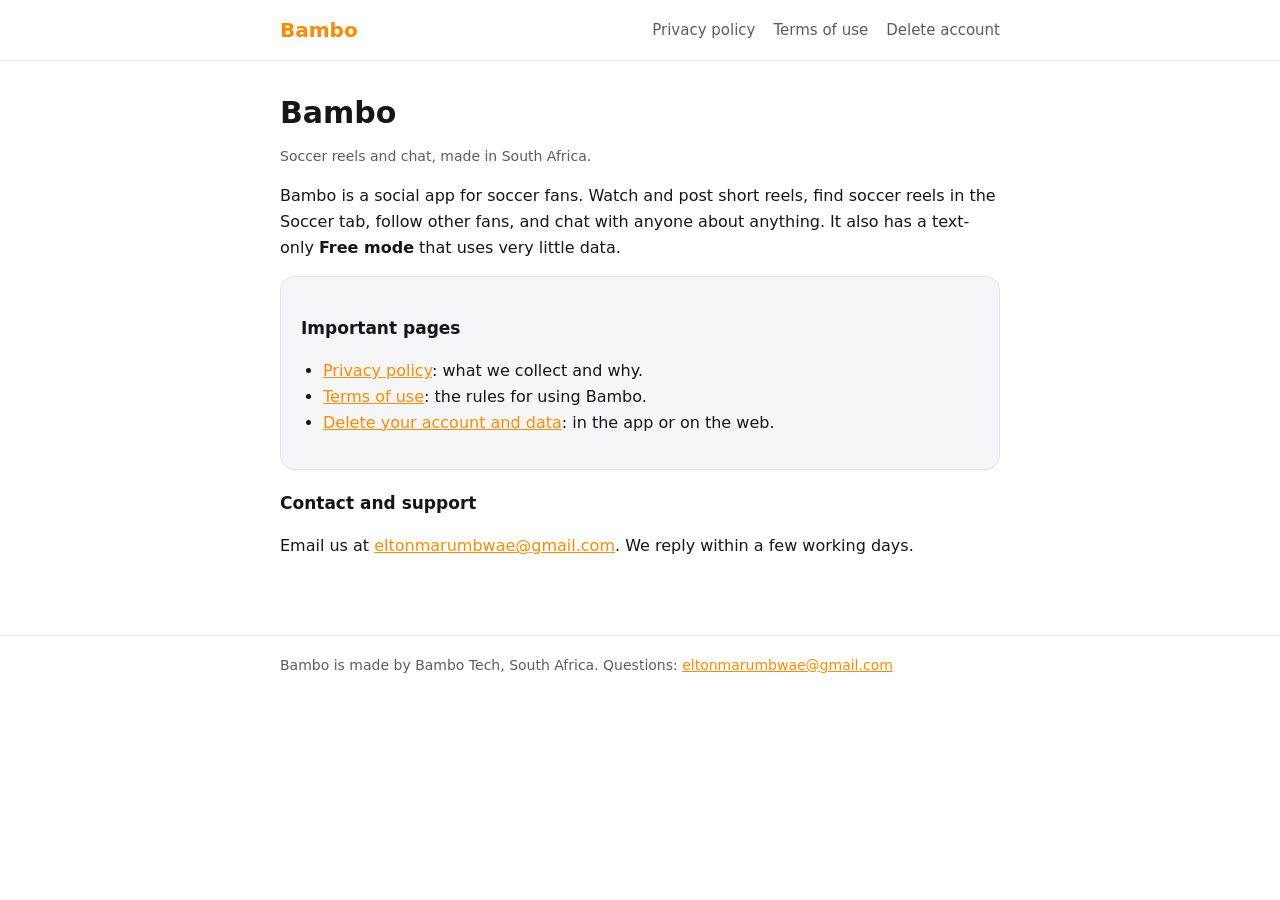
<file: index.html>
<!doctype html>
<html lang="en"><head>
<meta charset="utf-8">
<meta name="viewport" content="width=device-width, initial-scale=1">
<title>Bambo: soccer reels and chat</title>
<meta name="description" content="Bambo is a social app for soccer fans: short soccer reels and chat.">
<link rel="stylesheet" href="style.css">
</head><body>
<header><div class="bar">
<a class="brand" href="index.html">Bambo</a>
<a class="nav" href="privacy.html">Privacy policy</a>
<a class="nav" href="terms.html">Terms of use</a>
<a class="nav" href="delete-account.html">Delete account</a>
</div></header>
<main>
<h1>Bambo</h1>
<p class="muted">Soccer reels and chat, made in South Africa.</p>
<p>Bambo is a social app for soccer fans. Watch and post short reels, find soccer reels in the Soccer tab, follow other fans, and chat with anyone about anything. It also has a text-only <b>Free mode</b> that uses very little data.</p>
<div class="card">
<h3>Important pages</h3>
<ul>
<li><a href="privacy.html">Privacy policy</a>: what we collect and why.</li>
<li><a href="terms.html">Terms of use</a>: the rules for using Bambo.</li>
<li><a href="delete-account.html">Delete your account and data</a>: in the app or on the web.</li>
</ul>
</div>
<h3>Contact and support</h3>
<p>Email us at <a href="mailto:eltonmarumbwae@gmail.com">eltonmarumbwae@gmail.com</a>. We reply within a few working days.</p>
</main>
<footer><div>Bambo is made by Bambo Tech, South Africa. Questions: <a href="mailto:eltonmarumbwae@gmail.com">eltonmarumbwae@gmail.com</a></div></footer>

</body></html>
</file>
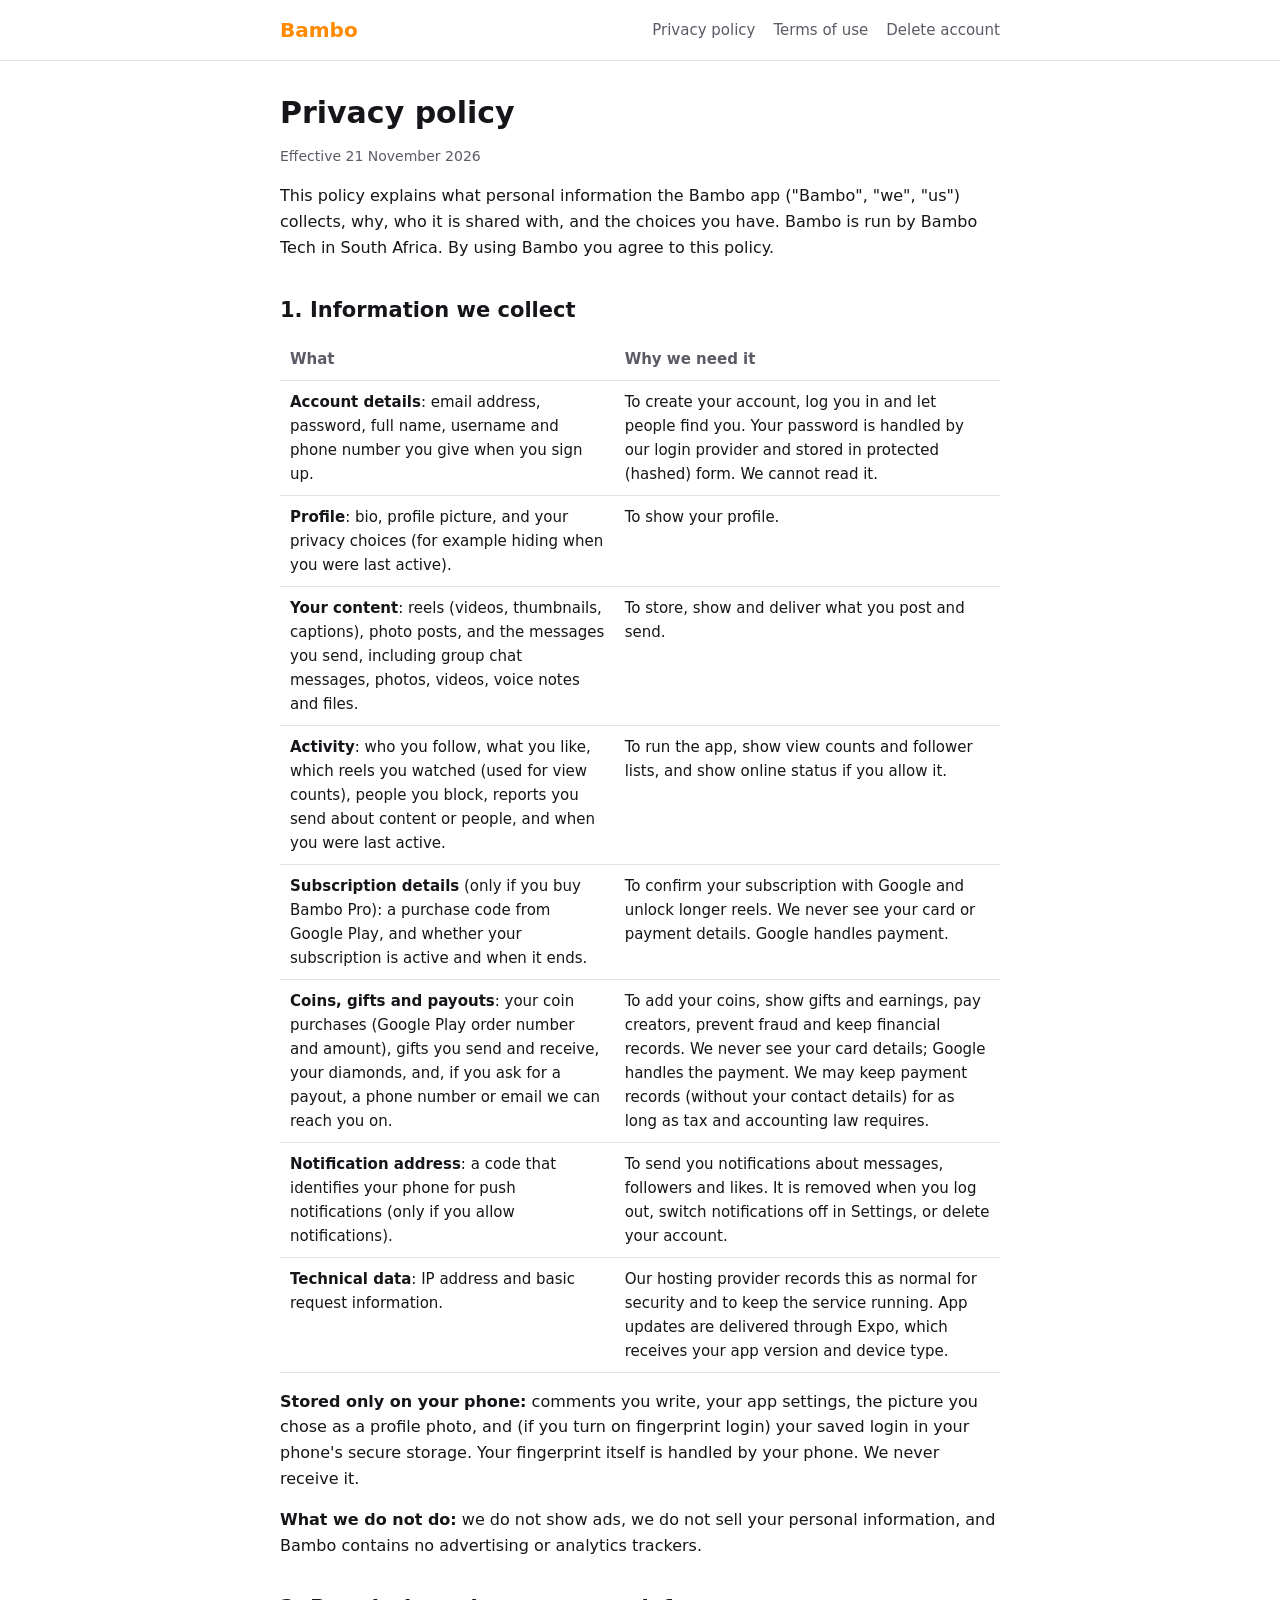
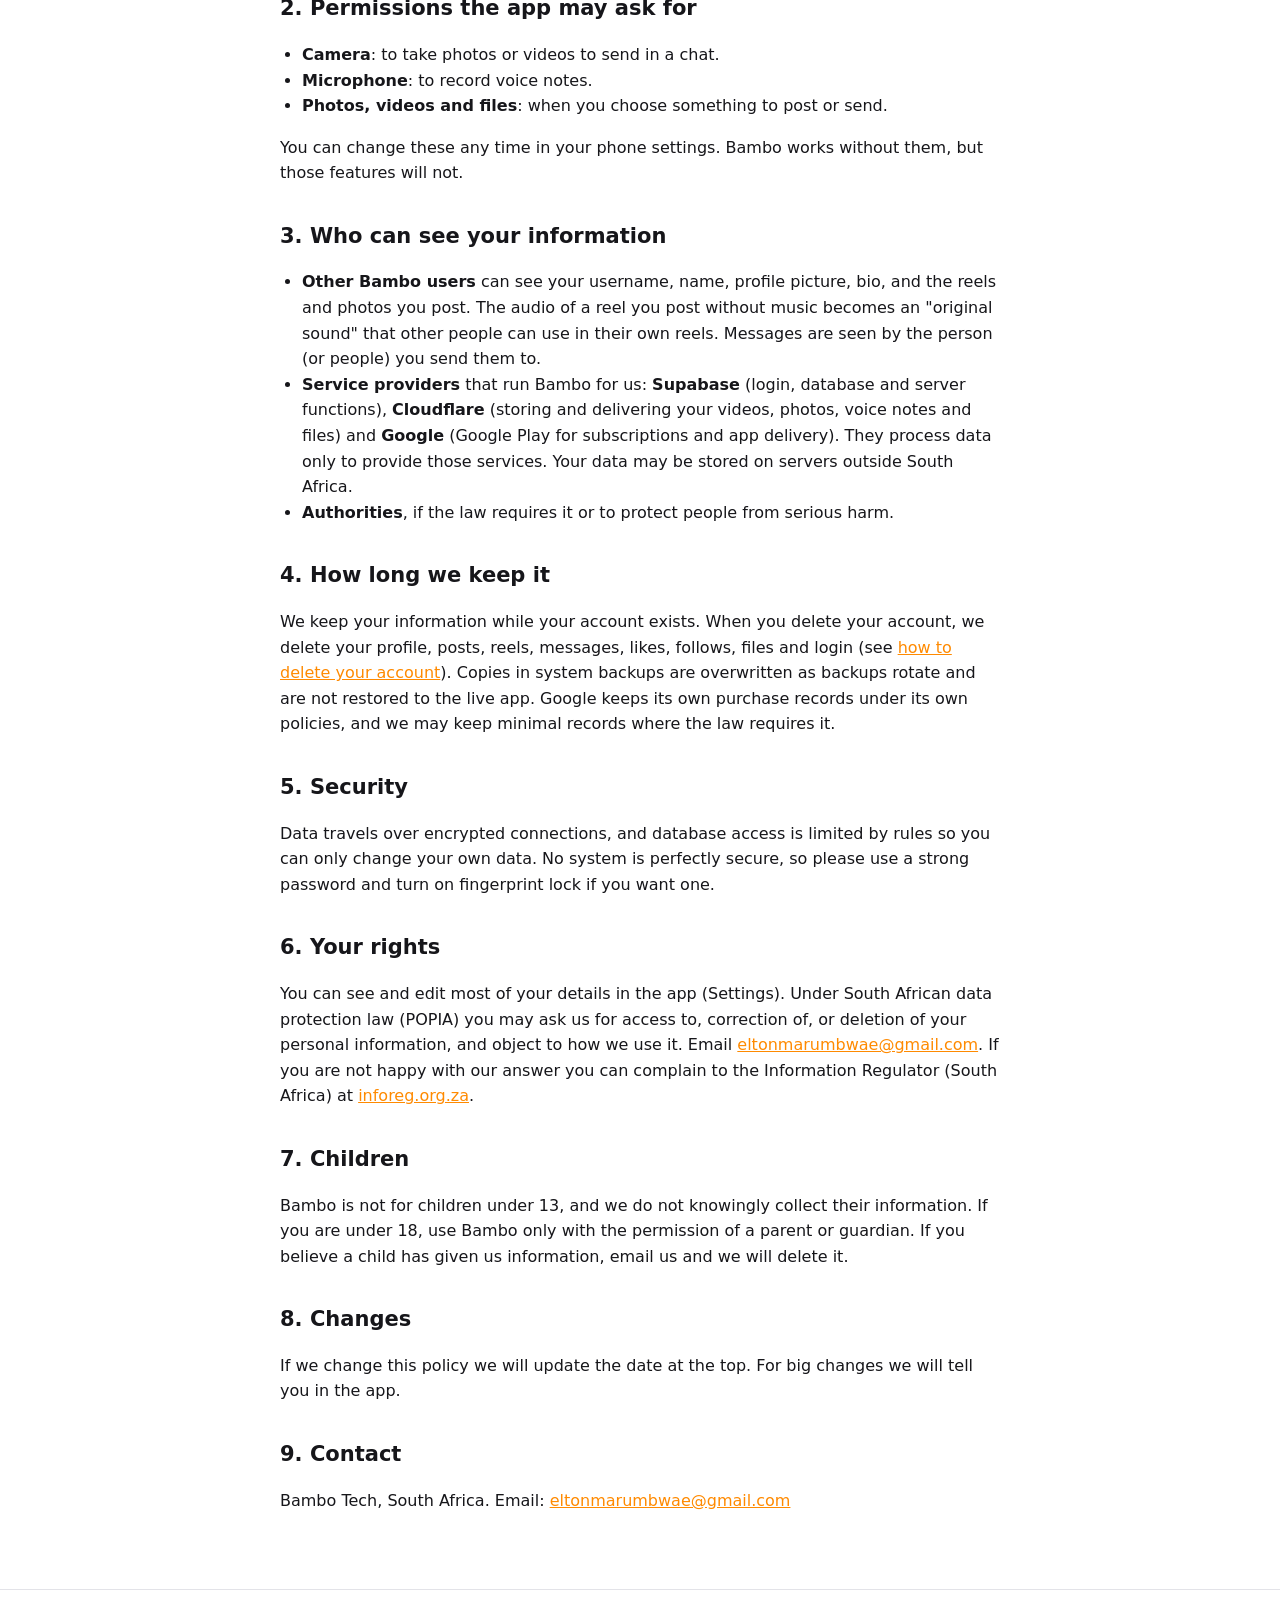
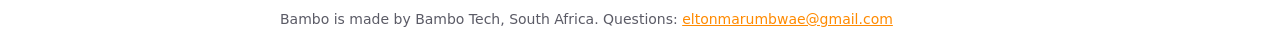
<file: privacy.html>
<!doctype html>
<html lang="en"><head>
<meta charset="utf-8">
<meta name="viewport" content="width=device-width, initial-scale=1">
<title>Privacy policy | Bambo</title>
<meta name="description" content="Privacy policy for the Bambo app.">
<link rel="stylesheet" href="style.css">
</head><body>
<header><div class="bar">
<a class="brand" href="index.html">Bambo</a>
<a class="nav" href="privacy.html">Privacy policy</a>
<a class="nav" href="terms.html">Terms of use</a>
<a class="nav" href="delete-account.html">Delete account</a>
</div></header>
<main>
<h1>Privacy policy</h1>
<p class="muted">Effective 21 November 2026</p>
<p>This policy explains what personal information the Bambo app ("Bambo", "we", "us") collects, why, who it is shared with, and the choices you have. Bambo is run by Bambo Tech in South Africa. By using Bambo you agree to this policy.</p>

<h2>1. Information we collect</h2>
<table>
<tr><th>What</th><th>Why we need it</th></tr>
<tr><td><b>Account details</b>: email address, password, full name, username and phone number you give when you sign up.</td><td>To create your account, log you in and let people find you. Your password is handled by our login provider and stored in protected (hashed) form. We cannot read it.</td></tr>
<tr><td><b>Profile</b>: bio, profile picture, and your privacy choices (for example hiding when you were last active).</td><td>To show your profile.</td></tr>
<tr><td><b>Your content</b>: reels (videos, thumbnails, captions), photo posts, and the messages you send, including group chat messages, photos, videos, voice notes and files.</td><td>To store, show and deliver what you post and send.</td></tr>
<tr><td><b>Activity</b>: who you follow, what you like, which reels you watched (used for view counts), people you block, reports you send about content or people, and when you were last active.</td><td>To run the app, show view counts and follower lists, and show online status if you allow it.</td></tr>
<tr><td><b>Subscription details</b> (only if you buy Bambo Pro): a purchase code from Google Play, and whether your subscription is active and when it ends.</td><td>To confirm your subscription with Google and unlock longer reels. We never see your card or payment details. Google handles payment.</td></tr>
<tr><td><b>Coins, gifts and payouts</b>: your coin purchases (Google Play order number and amount), gifts you send and receive, your diamonds, and, if you ask for a payout, a phone number or email we can reach you on.</td><td>To add your coins, show gifts and earnings, pay creators, prevent fraud and keep financial records. We never see your card details; Google handles the payment. We may keep payment records (without your contact details) for as long as tax and accounting law requires.</td></tr>
<tr><td><b>Notification address</b>: a code that identifies your phone for push notifications (only if you allow notifications).</td><td>To send you notifications about messages, followers and likes. It is removed when you log out, switch notifications off in Settings, or delete your account.</td></tr>
<tr><td><b>Technical data</b>: IP address and basic request information.</td><td>Our hosting provider records this as normal for security and to keep the service running. App updates are delivered through Expo, which receives your app version and device type.</td></tr>
</table>
<p><b>Stored only on your phone:</b> comments you write, your app settings, the picture you chose as a profile photo, and (if you turn on fingerprint login) your saved login in your phone's secure storage. Your fingerprint itself is handled by your phone. We never receive it.</p>
<p><b>What we do not do:</b> we do not show ads, we do not sell your personal information, and Bambo contains no advertising or analytics trackers.</p>

<h2>2. Permissions the app may ask for</h2>
<ul>
<li><b>Camera</b>: to take photos or videos to send in a chat.</li>
<li><b>Microphone</b>: to record voice notes.</li>
<li><b>Photos, videos and files</b>: when you choose something to post or send.</li>
</ul>
<p>You can change these any time in your phone settings. Bambo works without them, but those features will not.</p>

<h2>3. Who can see your information</h2>
<ul>
<li><b>Other Bambo users</b> can see your username, name, profile picture, bio, and the reels and photos you post. The audio of a reel you post without music becomes an "original sound" that other people can use in their own reels. Messages are seen by the person (or people) you send them to.</li>
<li><b>Service providers</b> that run Bambo for us: <b>Supabase</b> (login, database and server functions), <b>Cloudflare</b> (storing and delivering your videos, photos, voice notes and files) and <b>Google</b> (Google Play for subscriptions and app delivery). They process data only to provide those services. Your data may be stored on servers outside South Africa.</li>
<li><b>Authorities</b>, if the law requires it or to protect people from serious harm.</li>
</ul>

<h2>4. How long we keep it</h2>
<p>We keep your information while your account exists. When you delete your account, we delete your profile, posts, reels, messages, likes, follows, files and login (see <a href="delete-account.html">how to delete your account</a>). Copies in system backups are overwritten as backups rotate and are not restored to the live app. Google keeps its own purchase records under its own policies, and we may keep minimal records where the law requires it.</p>

<h2>5. Security</h2>
<p>Data travels over encrypted connections, and database access is limited by rules so you can only change your own data. No system is perfectly secure, so please use a strong password and turn on fingerprint lock if you want one.</p>

<h2>6. Your rights</h2>
<p>You can see and edit most of your details in the app (Settings). Under South African data protection law (POPIA) you may ask us for access to, correction of, or deletion of your personal information, and object to how we use it. Email <a href="mailto:eltonmarumbwae@gmail.com">eltonmarumbwae@gmail.com</a>. If you are not happy with our answer you can complain to the Information Regulator (South Africa) at <a href="https://inforeg.org.za">inforeg.org.za</a>.</p>

<h2>7. Children</h2>
<p>Bambo is not for children under 13, and we do not knowingly collect their information. If you are under 18, use Bambo only with the permission of a parent or guardian. If you believe a child has given us information, email us and we will delete it.</p>

<h2>8. Changes</h2>
<p>If we change this policy we will update the date at the top. For big changes we will tell you in the app.</p>

<h2>9. Contact</h2>
<p>Bambo Tech, South Africa. Email: <a href="mailto:eltonmarumbwae@gmail.com">eltonmarumbwae@gmail.com</a></p>
</main>
<footer><div>Bambo is made by Bambo Tech, South Africa. Questions: <a href="mailto:eltonmarumbwae@gmail.com">eltonmarumbwae@gmail.com</a></div></footer>

</body></html>
</file>
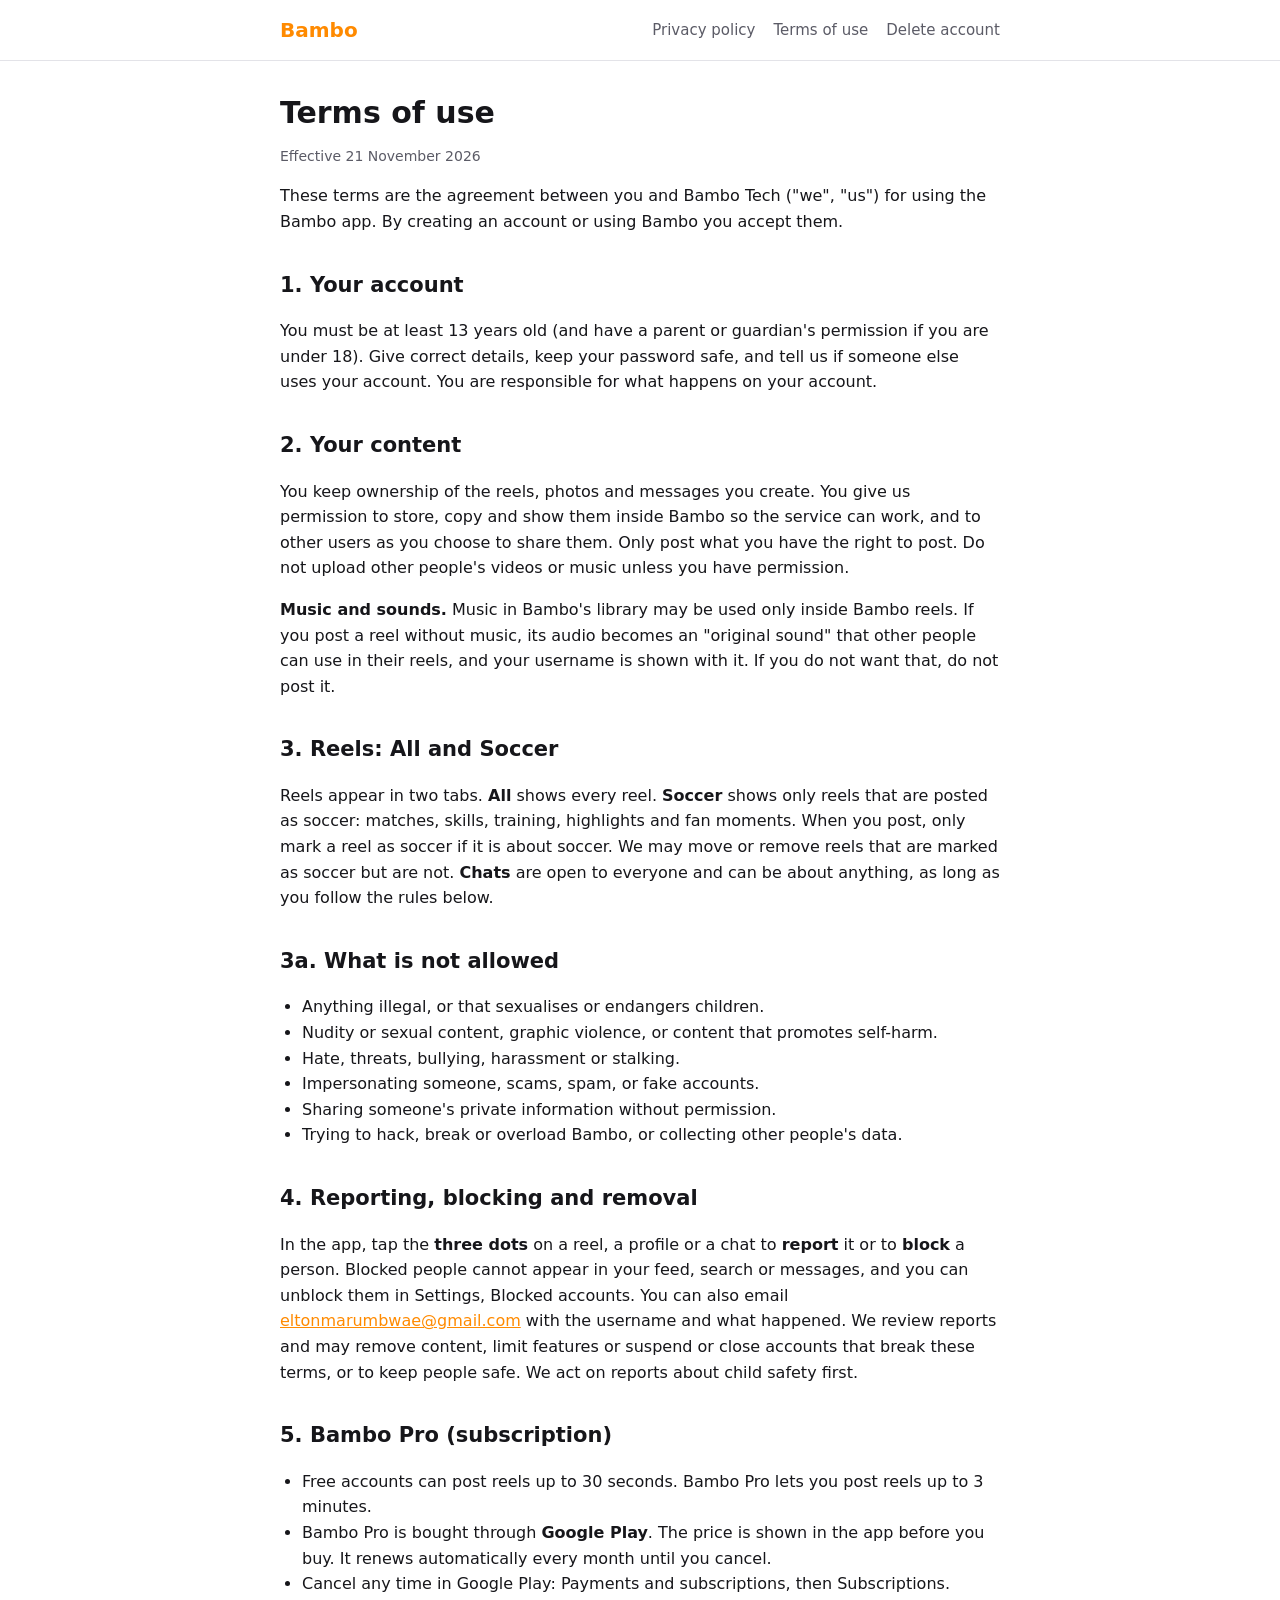
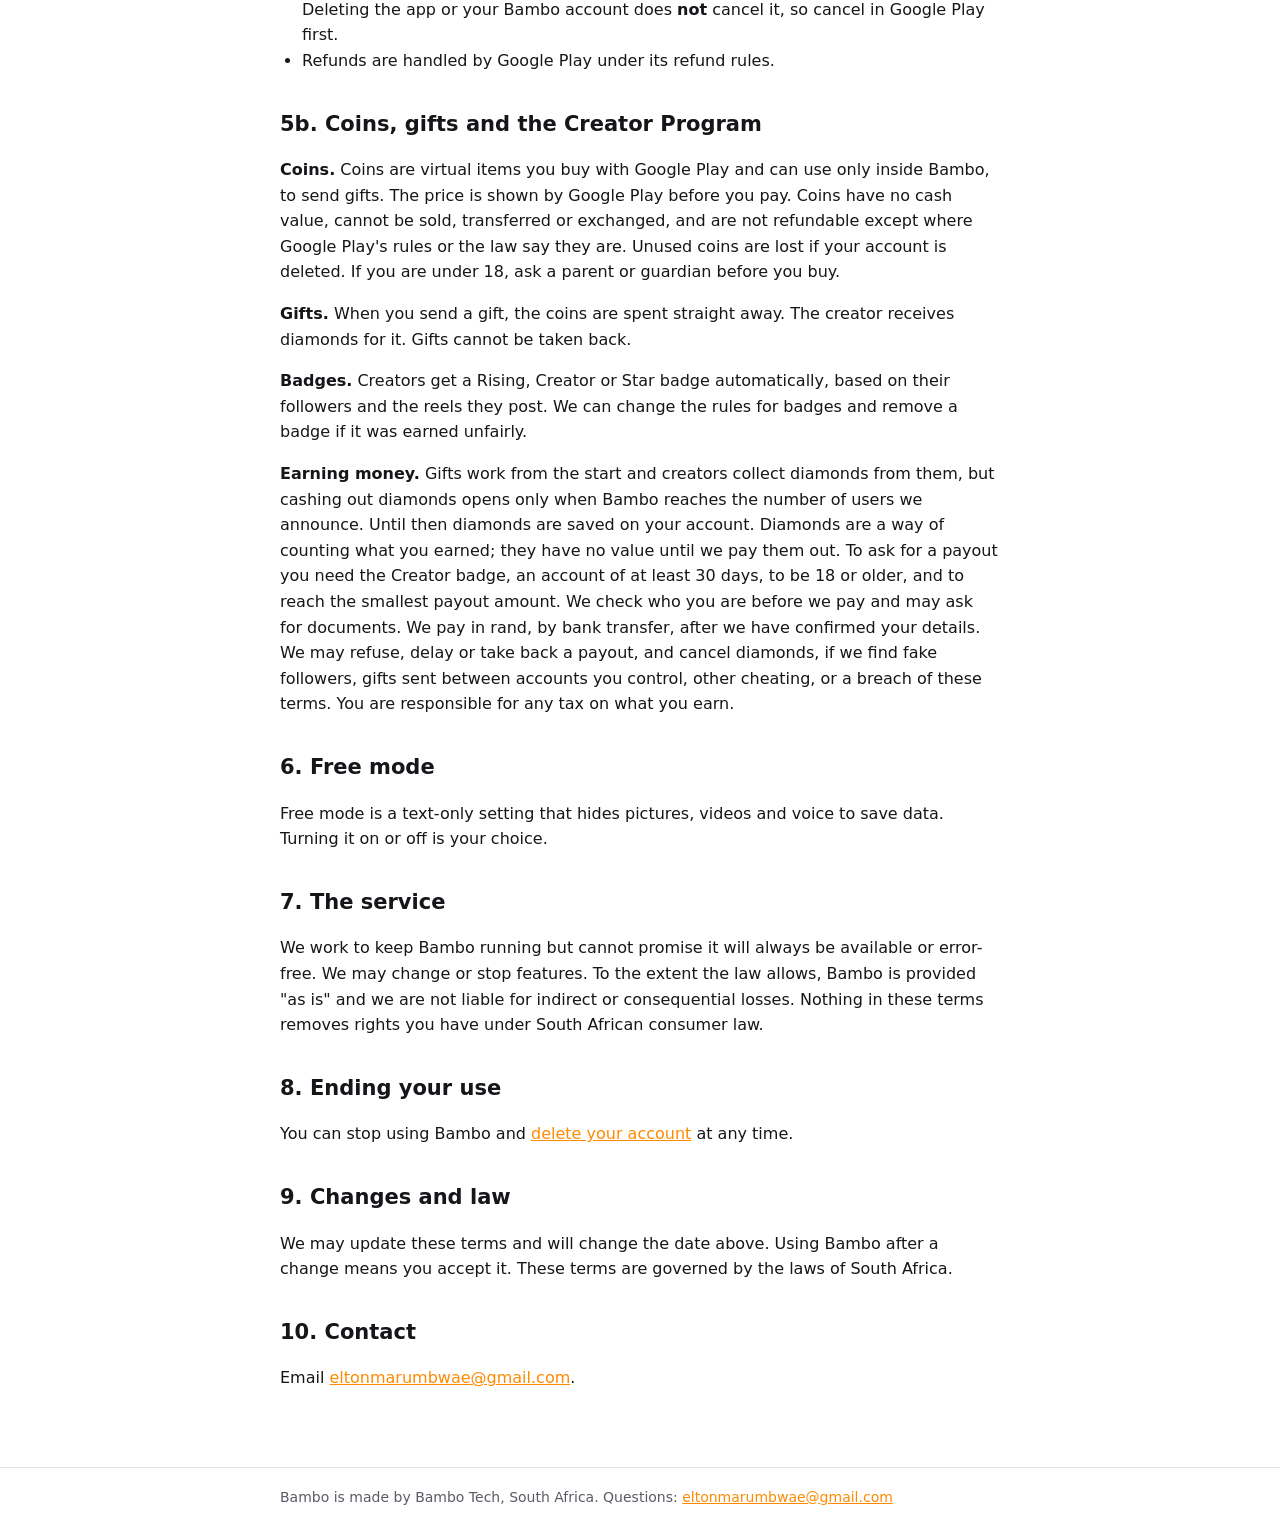
<file: terms.html>
<!doctype html>
<html lang="en"><head>
<meta charset="utf-8">
<meta name="viewport" content="width=device-width, initial-scale=1">
<title>Terms of use | Bambo</title>
<meta name="description" content="Terms of use for the Bambo app.">
<link rel="stylesheet" href="style.css">
</head><body>
<header><div class="bar">
<a class="brand" href="index.html">Bambo</a>
<a class="nav" href="privacy.html">Privacy policy</a>
<a class="nav" href="terms.html">Terms of use</a>
<a class="nav" href="delete-account.html">Delete account</a>
</div></header>
<main>
<h1>Terms of use</h1>
<p class="muted">Effective 21 November 2026</p>
<p>These terms are the agreement between you and Bambo Tech ("we", "us") for using the Bambo app. By creating an account or using Bambo you accept them.</p>

<h2>1. Your account</h2>
<p>You must be at least 13 years old (and have a parent or guardian's permission if you are under 18). Give correct details, keep your password safe, and tell us if someone else uses your account. You are responsible for what happens on your account.</p>

<h2>2. Your content</h2>
<p>You keep ownership of the reels, photos and messages you create. You give us permission to store, copy and show them inside Bambo so the service can work, and to other users as you choose to share them. Only post what you have the right to post. Do not upload other people's videos or music unless you have permission.</p>
<p><b>Music and sounds.</b> Music in Bambo's library may be used only inside Bambo reels. If you post a reel without music, its audio becomes an "original sound" that other people can use in their reels, and your username is shown with it. If you do not want that, do not post it.</p>

<h2>3. Reels: All and Soccer</h2>
<p>Reels appear in two tabs. <b>All</b> shows every reel. <b>Soccer</b> shows only reels that are posted as soccer: matches, skills, training, highlights and fan moments. When you post, only mark a reel as soccer if it is about soccer. We may move or remove reels that are marked as soccer but are not. <b>Chats</b> are open to everyone and can be about anything, as long as you follow the rules below.</p>

<h2>3a. What is not allowed</h2>
<ul>
<li>Anything illegal, or that sexualises or endangers children.</li>
<li>Nudity or sexual content, graphic violence, or content that promotes self-harm.</li>
<li>Hate, threats, bullying, harassment or stalking.</li>
<li>Impersonating someone, scams, spam, or fake accounts.</li>
<li>Sharing someone's private information without permission.</li>
<li>Trying to hack, break or overload Bambo, or collecting other people's data.</li>
</ul>

<h2>4. Reporting, blocking and removal</h2>
<p>In the app, tap the <b>three dots</b> on a reel, a profile or a chat to <b>report</b> it or to <b>block</b> a person. Blocked people cannot appear in your feed, search or messages, and you can unblock them in Settings, Blocked accounts. You can also email <a href="mailto:eltonmarumbwae@gmail.com">eltonmarumbwae@gmail.com</a> with the username and what happened. We review reports and may remove content, limit features or suspend or close accounts that break these terms, or to keep people safe. We act on reports about child safety first.</p>

<h2>5. Bambo Pro (subscription)</h2>
<ul>
<li>Free accounts can post reels up to 30 seconds. Bambo Pro lets you post reels up to 3 minutes.</li>
<li>Bambo Pro is bought through <b>Google Play</b>. The price is shown in the app before you buy. It renews automatically every month until you cancel.</li>
<li>Cancel any time in Google Play: Payments and subscriptions, then Subscriptions. Deleting the app or your Bambo account does <b>not</b> cancel it, so cancel in Google Play first.</li>
<li>Refunds are handled by Google Play under its refund rules.</li>
</ul>

<h2>5b. Coins, gifts and the Creator Program</h2>
<p><b>Coins.</b> Coins are virtual items you buy with Google Play and can use only inside Bambo, to send gifts. The price is shown by Google Play before you pay. Coins have no cash value, cannot be sold, transferred or exchanged, and are not refundable except where Google Play's rules or the law say they are. Unused coins are lost if your account is deleted. If you are under 18, ask a parent or guardian before you buy.</p>
<p><b>Gifts.</b> When you send a gift, the coins are spent straight away. The creator receives diamonds for it. Gifts cannot be taken back.</p>
<p><b>Badges.</b> Creators get a Rising, Creator or Star badge automatically, based on their followers and the reels they post. We can change the rules for badges and remove a badge if it was earned unfairly.</p>
<p><b>Earning money.</b> Gifts work from the start and creators collect diamonds from them, but cashing out diamonds opens only when Bambo reaches the number of users we announce. Until then diamonds are saved on your account. Diamonds are a way of counting what you earned; they have no value until we pay them out. To ask for a payout you need the Creator badge, an account of at least 30 days, to be 18 or older, and to reach the smallest payout amount. We check who you are before we pay and may ask for documents. We pay in rand, by bank transfer, after we have confirmed your details. We may refuse, delay or take back a payout, and cancel diamonds, if we find fake followers, gifts sent between accounts you control, other cheating, or a breach of these terms. You are responsible for any tax on what you earn.</p>

<h2>6. Free mode</h2>
<p>Free mode is a text-only setting that hides pictures, videos and voice to save data. Turning it on or off is your choice.</p>

<h2>7. The service</h2>
<p>We work to keep Bambo running but cannot promise it will always be available or error-free. We may change or stop features. To the extent the law allows, Bambo is provided "as is" and we are not liable for indirect or consequential losses. Nothing in these terms removes rights you have under South African consumer law.</p>

<h2>8. Ending your use</h2>
<p>You can stop using Bambo and <a href="delete-account.html">delete your account</a> at any time.</p>

<h2>9. Changes and law</h2>
<p>We may update these terms and will change the date above. Using Bambo after a change means you accept it. These terms are governed by the laws of South Africa.</p>

<h2>10. Contact</h2>
<p>Email <a href="mailto:eltonmarumbwae@gmail.com">eltonmarumbwae@gmail.com</a>.</p>
</main>
<footer><div>Bambo is made by Bambo Tech, South Africa. Questions: <a href="mailto:eltonmarumbwae@gmail.com">eltonmarumbwae@gmail.com</a></div></footer>

</body></html>
</file>
<file: style.css>
:root { --bg:#ffffff; --card:#f6f6f8; --text:#16161a; --sub:#5b5b66; --line:#e3e3e8; --orange:#ff8a00; --danger:#d63031; }
@media (prefers-color-scheme: dark) { :root { --bg:#0e0e10; --card:#1a1a1e; --text:#f3f3f5; --sub:#a4a4b0; --line:#2b2b32; } }
* { box-sizing: border-box; }
html { -webkit-text-size-adjust: 100%; }
body { margin:0; font-family: system-ui,-apple-system,"Segoe UI",Roboto,Arial,sans-serif; background:var(--bg); color:var(--text); line-height:1.6; }
header { border-bottom:1px solid var(--line); }
.bar { max-width:760px; margin:0 auto; padding:14px 20px; display:flex; flex-wrap:wrap; gap:8px 18px; align-items:center; }
.brand { font-weight:800; font-size:20px; color:var(--orange); text-decoration:none; margin-right:auto; }
.bar a.nav { color:var(--sub); text-decoration:none; font-size:15px; }
.bar a.nav:hover { color:var(--text); }
main { max-width:760px; margin:0 auto; padding:28px 20px 60px; }
h1 { font-size:30px; line-height:1.2; margin:6px 0 4px; }
h2 { font-size:21px; margin:34px 0 6px; }
h3 { font-size:17px; margin:20px 0 4px; }
p, li { color:var(--text); }
.muted { color:var(--sub); font-size:14px; }
a { color:var(--orange); }
ul { padding-left:22px; }
.card { background:var(--card); border:1px solid var(--line); border-radius:14px; padding:18px 20px; margin:16px 0; }
table { width:100%; border-collapse:collapse; margin:10px 0; font-size:15px; }
th, td { text-align:left; padding:9px 10px; border-bottom:1px solid var(--line); vertical-align:top; }
th { color:var(--sub); font-weight:600; }
label { display:block; margin:12px 0 4px; font-weight:600; }
input[type=email], input[type=password], input[type=text] { width:100%; padding:12px; font-size:16px; border-radius:10px; border:1px solid var(--line); background:var(--bg); color:var(--text); }
button { margin-top:16px; padding:13px 20px; font-size:16px; font-weight:700; border:0; border-radius:26px; background:var(--danger); color:#fff; cursor:pointer; }
button[disabled] { opacity:.5; cursor:not-allowed; }
.row { display:flex; gap:10px; align-items:flex-start; margin-top:12px; }
.row input { margin-top:5px; }
#msg { margin-top:14px; font-weight:600; }
.ok { color:#1a9a4a; } .bad { color:var(--danger); }
footer { border-top:1px solid var(--line); color:var(--sub); font-size:14px; }
footer div { max-width:760px; margin:0 auto; padding:18px 20px; }
</file>
